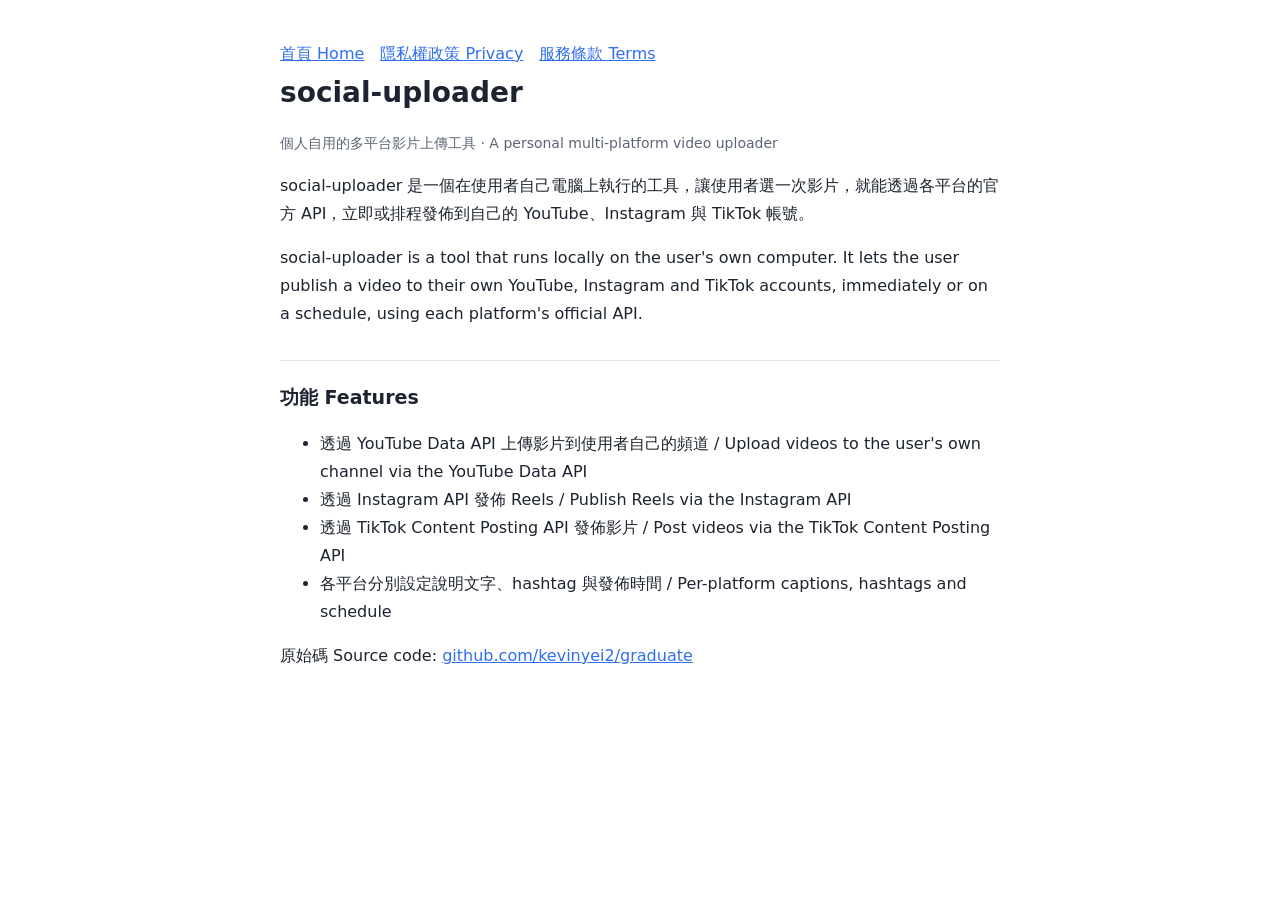
<file: docs/index.html>
<!doctype html>
<html lang="zh-Hant"><head><meta charset="utf-8"><meta name="viewport" content="width=device-width,initial-scale=1">
<title>social-uploader</title><link rel="stylesheet" href="style.css"></head>
<body><main>
<nav><a href="./">首頁 Home</a><a href="privacy.html">隱私權政策 Privacy</a><a href="terms.html">服務條款 Terms</a></nav>
<h1>social-uploader</h1>
<p class="muted">個人自用的多平台影片上傳工具 · A personal multi-platform video uploader</p>
<p>social-uploader 是一個在使用者自己電腦上執行的工具，讓使用者選一次影片，就能透過各平台的官方 API，立即或排程發佈到自己的 YouTube、Instagram 與 TikTok 帳號。</p>
<p>social-uploader is a tool that runs locally on the user's own computer. It lets the user publish a video to their own YouTube, Instagram and TikTok accounts, immediately or on a schedule, using each platform's official API.</p>
<h2>功能 Features</h2>
<ul>
<li>透過 YouTube Data API 上傳影片到使用者自己的頻道 / Upload videos to the user's own channel via the YouTube Data API</li>
<li>透過 Instagram API 發佈 Reels / Publish Reels via the Instagram API</li>
<li>透過 TikTok Content Posting API 發佈影片 / Post videos via the TikTok Content Posting API</li>
<li>各平台分別設定說明文字、hashtag 與發佈時間 / Per-platform captions, hashtags and schedule</li>
</ul>
<p>原始碼 Source code: <a href="https://github.com/kevinyei2/graduate">github.com/kevinyei2/graduate</a></p>
</main></body></html>
</file>
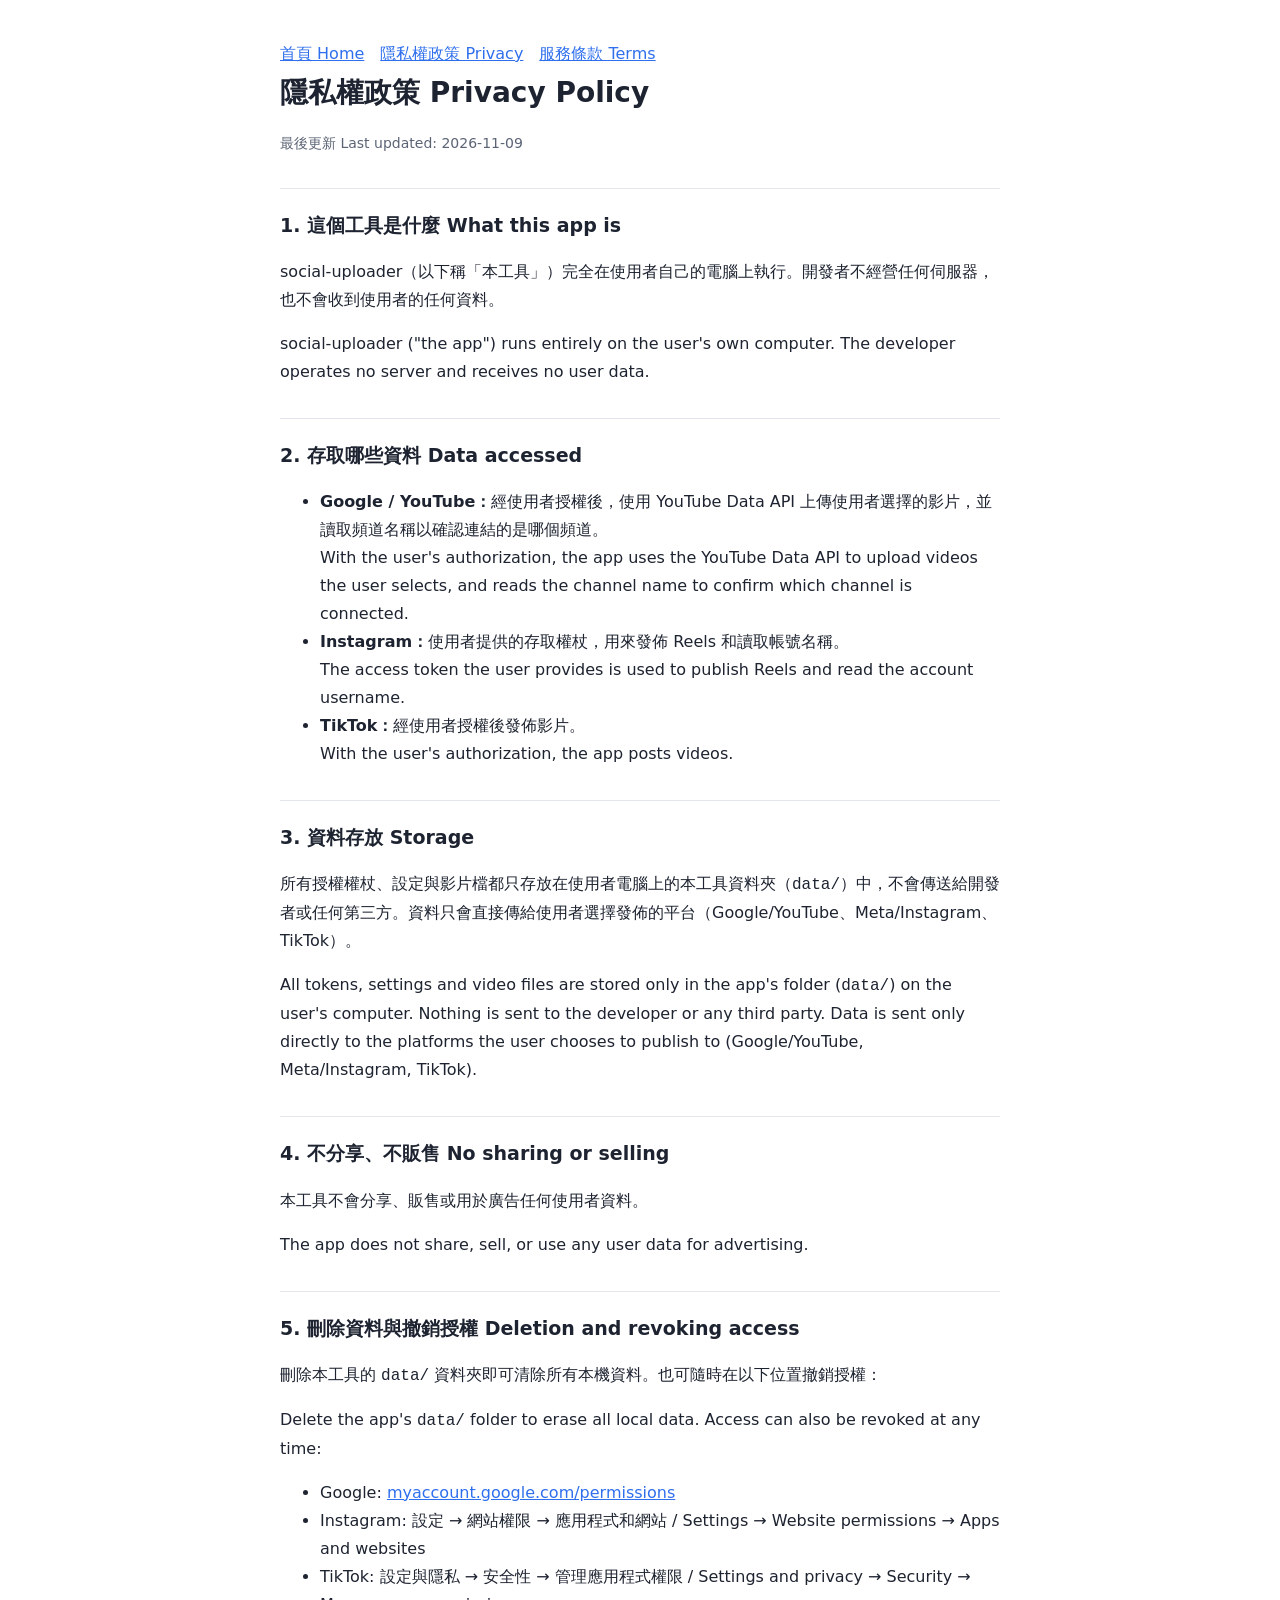
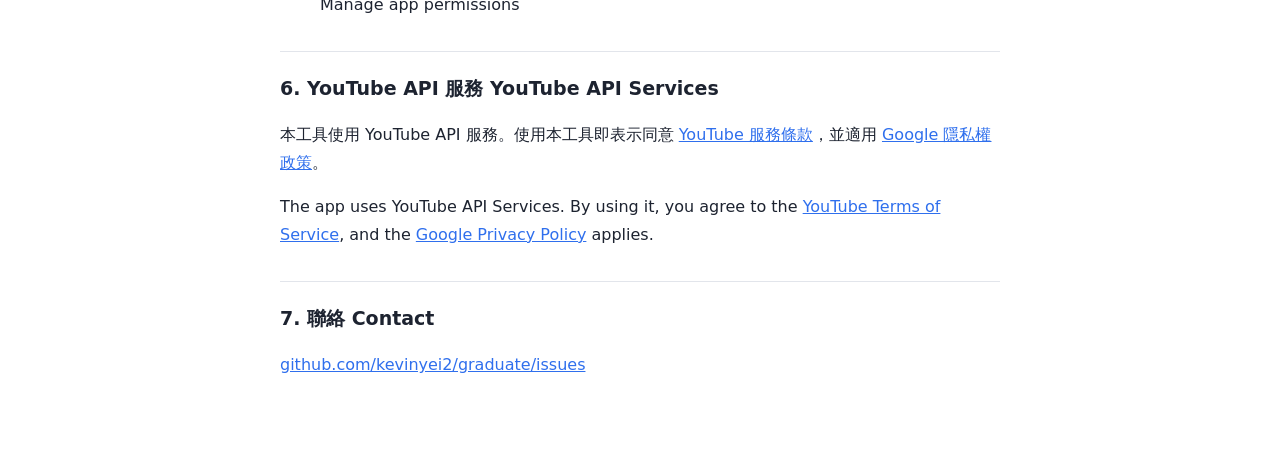
<file: docs/privacy.html>
<!doctype html>
<html lang="zh-Hant"><head><meta charset="utf-8"><meta name="viewport" content="width=device-width,initial-scale=1">
<title>Privacy Policy</title><link rel="stylesheet" href="style.css"></head>
<body><main>
<nav><a href="./">首頁 Home</a><a href="privacy.html">隱私權政策 Privacy</a><a href="terms.html">服務條款 Terms</a></nav>
<h1>隱私權政策 Privacy Policy</h1>
<p class="muted">最後更新 Last updated: 2026-11-09</p>

<h2>1. 這個工具是什麼 What this app is</h2>
<p>social-uploader（以下稱「本工具」）完全在使用者自己的電腦上執行。開發者不經營任何伺服器，也不會收到使用者的任何資料。</p>
<p>social-uploader ("the app") runs entirely on the user's own computer. The developer operates no server and receives no user data.</p>

<h2>2. 存取哪些資料 Data accessed</h2>
<ul>
<li><b>Google / YouTube：</b>經使用者授權後，使用 YouTube Data API 上傳使用者選擇的影片，並讀取頻道名稱以確認連結的是哪個頻道。<br>
With the user's authorization, the app uses the YouTube Data API to upload videos the user selects, and reads the channel name to confirm which channel is connected.</li>
<li><b>Instagram：</b>使用者提供的存取權杖，用來發佈 Reels 和讀取帳號名稱。<br>The access token the user provides is used to publish Reels and read the account username.</li>
<li><b>TikTok：</b>經使用者授權後發佈影片。<br>With the user's authorization, the app posts videos.</li>
</ul>

<h2>3. 資料存放 Storage</h2>
<p>所有授權權杖、設定與影片檔都只存放在使用者電腦上的本工具資料夾（<code>data/</code>）中，不會傳送給開發者或任何第三方。資料只會直接傳給使用者選擇發佈的平台（Google/YouTube、Meta/Instagram、TikTok）。</p>
<p>All tokens, settings and video files are stored only in the app's folder (<code>data/</code>) on the user's computer. Nothing is sent to the developer or any third party. Data is sent only directly to the platforms the user chooses to publish to (Google/YouTube, Meta/Instagram, TikTok).</p>

<h2>4. 不分享、不販售 No sharing or selling</h2>
<p>本工具不會分享、販售或用於廣告任何使用者資料。</p>
<p>The app does not share, sell, or use any user data for advertising.</p>

<h2>5. 刪除資料與撤銷授權 Deletion and revoking access</h2>
<p>刪除本工具的 <code>data/</code> 資料夾即可清除所有本機資料。也可隨時在以下位置撤銷授權：</p>
<p>Delete the app's <code>data/</code> folder to erase all local data. Access can also be revoked at any time:</p>
<ul>
<li>Google: <a href="https://myaccount.google.com/permissions">myaccount.google.com/permissions</a></li>
<li>Instagram: 設定 → 網站權限 → 應用程式和網站 / Settings → Website permissions → Apps and websites</li>
<li>TikTok: 設定與隱私 → 安全性 → 管理應用程式權限 / Settings and privacy → Security → Manage app permissions</li>
</ul>

<h2>6. YouTube API 服務 YouTube API Services</h2>
<p>本工具使用 YouTube API 服務。使用本工具即表示同意 <a href="https://www.youtube.com/t/terms">YouTube 服務條款</a>，並適用 <a href="https://policies.google.com/privacy">Google 隱私權政策</a>。</p>
<p>The app uses YouTube API Services. By using it, you agree to the <a href="https://www.youtube.com/t/terms">YouTube Terms of Service</a>, and the <a href="https://policies.google.com/privacy">Google Privacy Policy</a> applies.</p>

<h2>7. 聯絡 Contact</h2>
<p><a href="https://github.com/kevinyei2/graduate/issues">github.com/kevinyei2/graduate/issues</a></p>
</main></body></html>
</file>
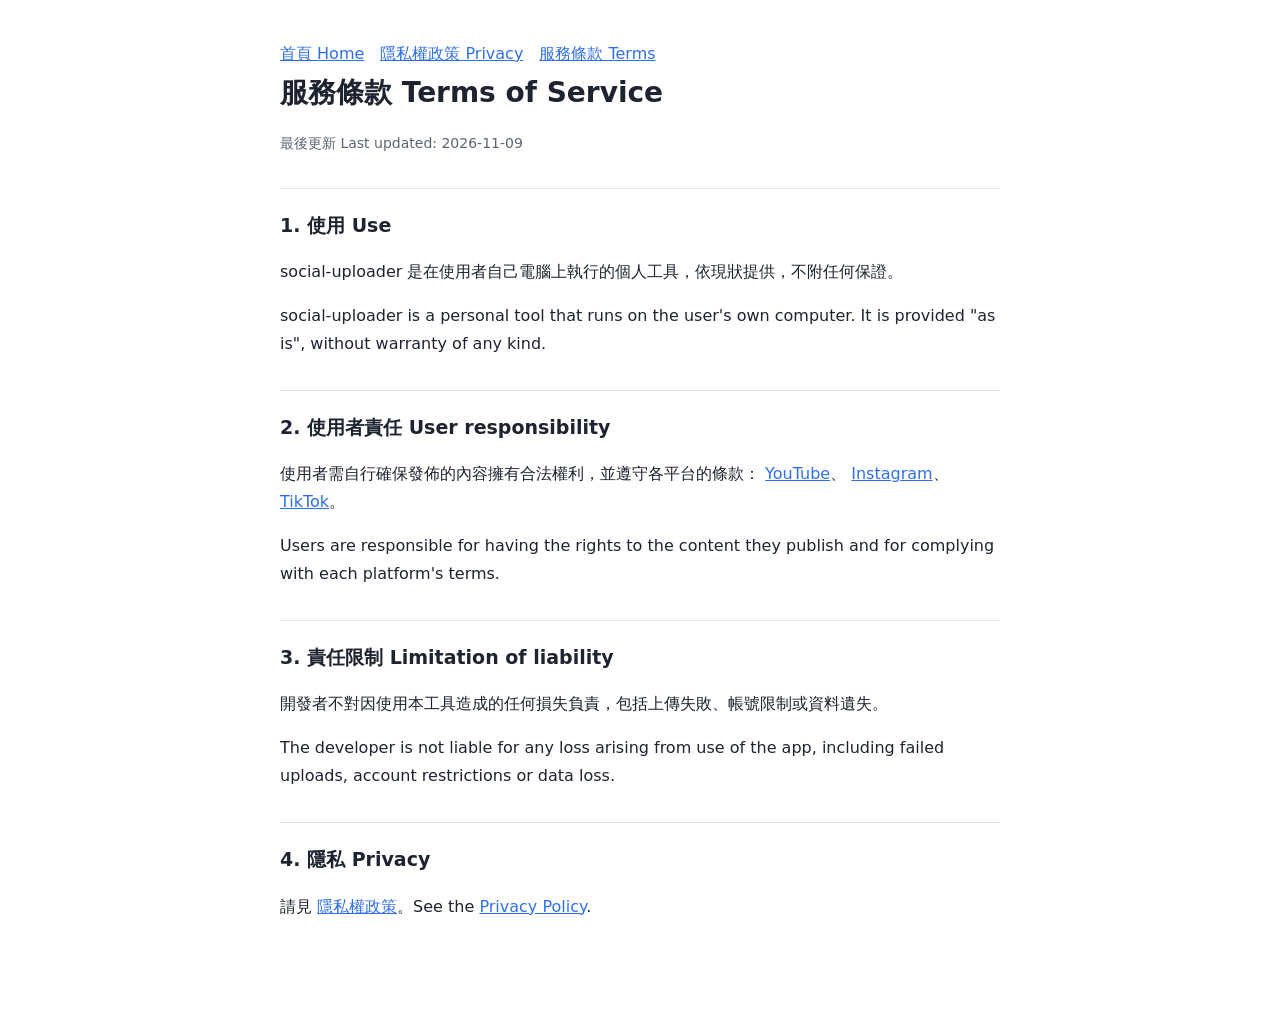
<file: docs/terms.html>
<!doctype html>
<html lang="zh-Hant"><head><meta charset="utf-8"><meta name="viewport" content="width=device-width,initial-scale=1">
<title>Terms of Service</title><link rel="stylesheet" href="style.css"></head>
<body><main>
<nav><a href="./">首頁 Home</a><a href="privacy.html">隱私權政策 Privacy</a><a href="terms.html">服務條款 Terms</a></nav>
<h1>服務條款 Terms of Service</h1>
<p class="muted">最後更新 Last updated: 2026-11-09</p>
<h2>1. 使用 Use</h2>
<p>social-uploader 是在使用者自己電腦上執行的個人工具，依現狀提供，不附任何保證。</p>
<p>social-uploader is a personal tool that runs on the user's own computer. It is provided "as is", without warranty of any kind.</p>
<h2>2. 使用者責任 User responsibility</h2>
<p>使用者需自行確保發佈的內容擁有合法權利，並遵守各平台的條款：
<a href="https://www.youtube.com/t/terms">YouTube</a>、
<a href="https://help.instagram.com/581066165581870">Instagram</a>、
<a href="https://www.tiktok.com/legal/terms-of-service">TikTok</a>。</p>
<p>Users are responsible for having the rights to the content they publish and for complying with each platform's terms.</p>
<h2>3. 責任限制 Limitation of liability</h2>
<p>開發者不對因使用本工具造成的任何損失負責，包括上傳失敗、帳號限制或資料遺失。</p>
<p>The developer is not liable for any loss arising from use of the app, including failed uploads, account restrictions or data loss.</p>
<h2>4. 隱私 Privacy</h2>
<p>請見 <a href="privacy.html">隱私權政策</a>。See the <a href="privacy.html">Privacy Policy</a>.</p>
</main></body></html>
</file>
<file: docs/style.css>
:root{--bg:#fff;--text:#1d2330;--muted:#5b6475;--accent:#2f6fed;--line:#e2e5eb}
@media (prefers-color-scheme:dark){:root{--bg:#14171d;--text:#e6e9ef;--muted:#97a0b3;--accent:#6b9bff;--line:#2d323d}}
body{margin:0;background:var(--bg);color:var(--text);font:16px/1.75 system-ui,-apple-system,"Noto Sans TC","Microsoft JhengHei",sans-serif}
main{max-width:720px;margin:0 auto;padding:40px 16px 80px}
h1{font-size:28px;margin:0 0 4px}h2{font-size:19px;margin-top:32px;border-top:1px solid var(--line);padding-top:20px}
a{color:var(--accent)}.muted{color:var(--muted);font-size:14px}nav a{margin-right:16px}
</file>
